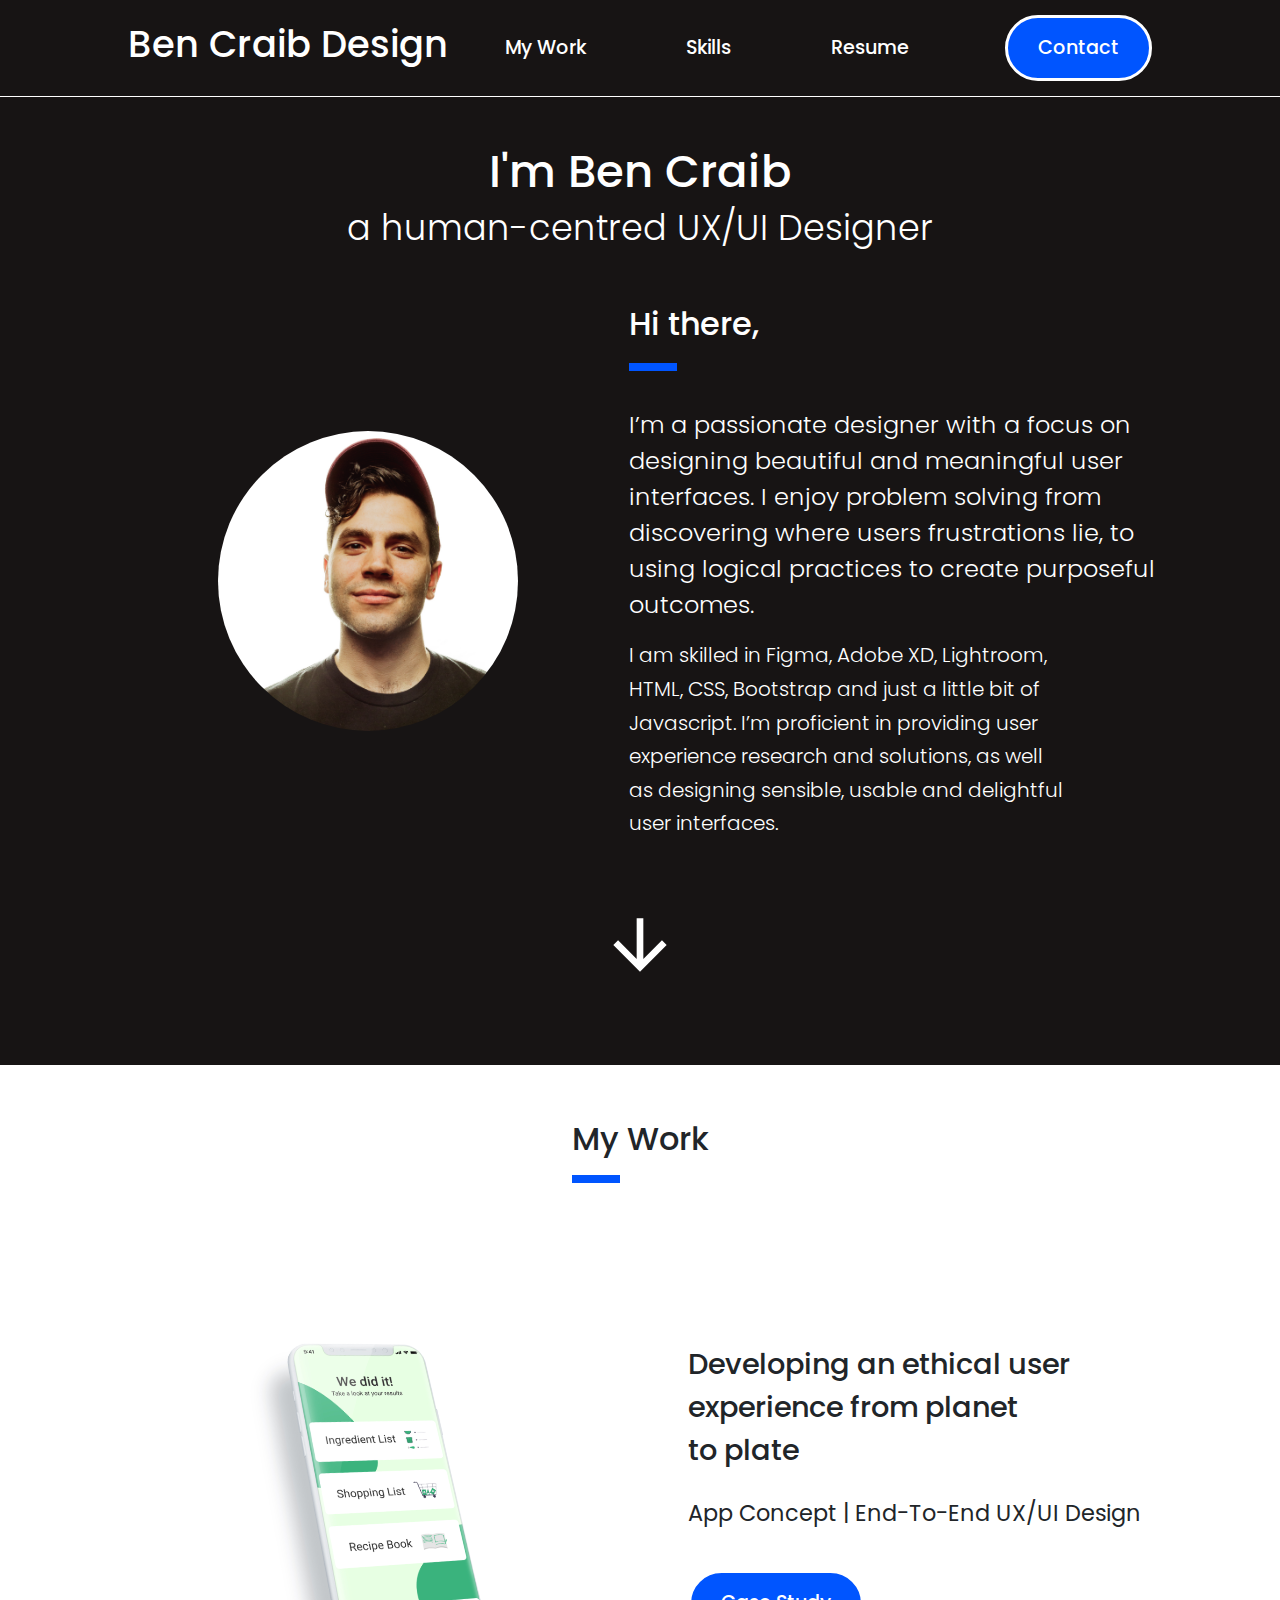
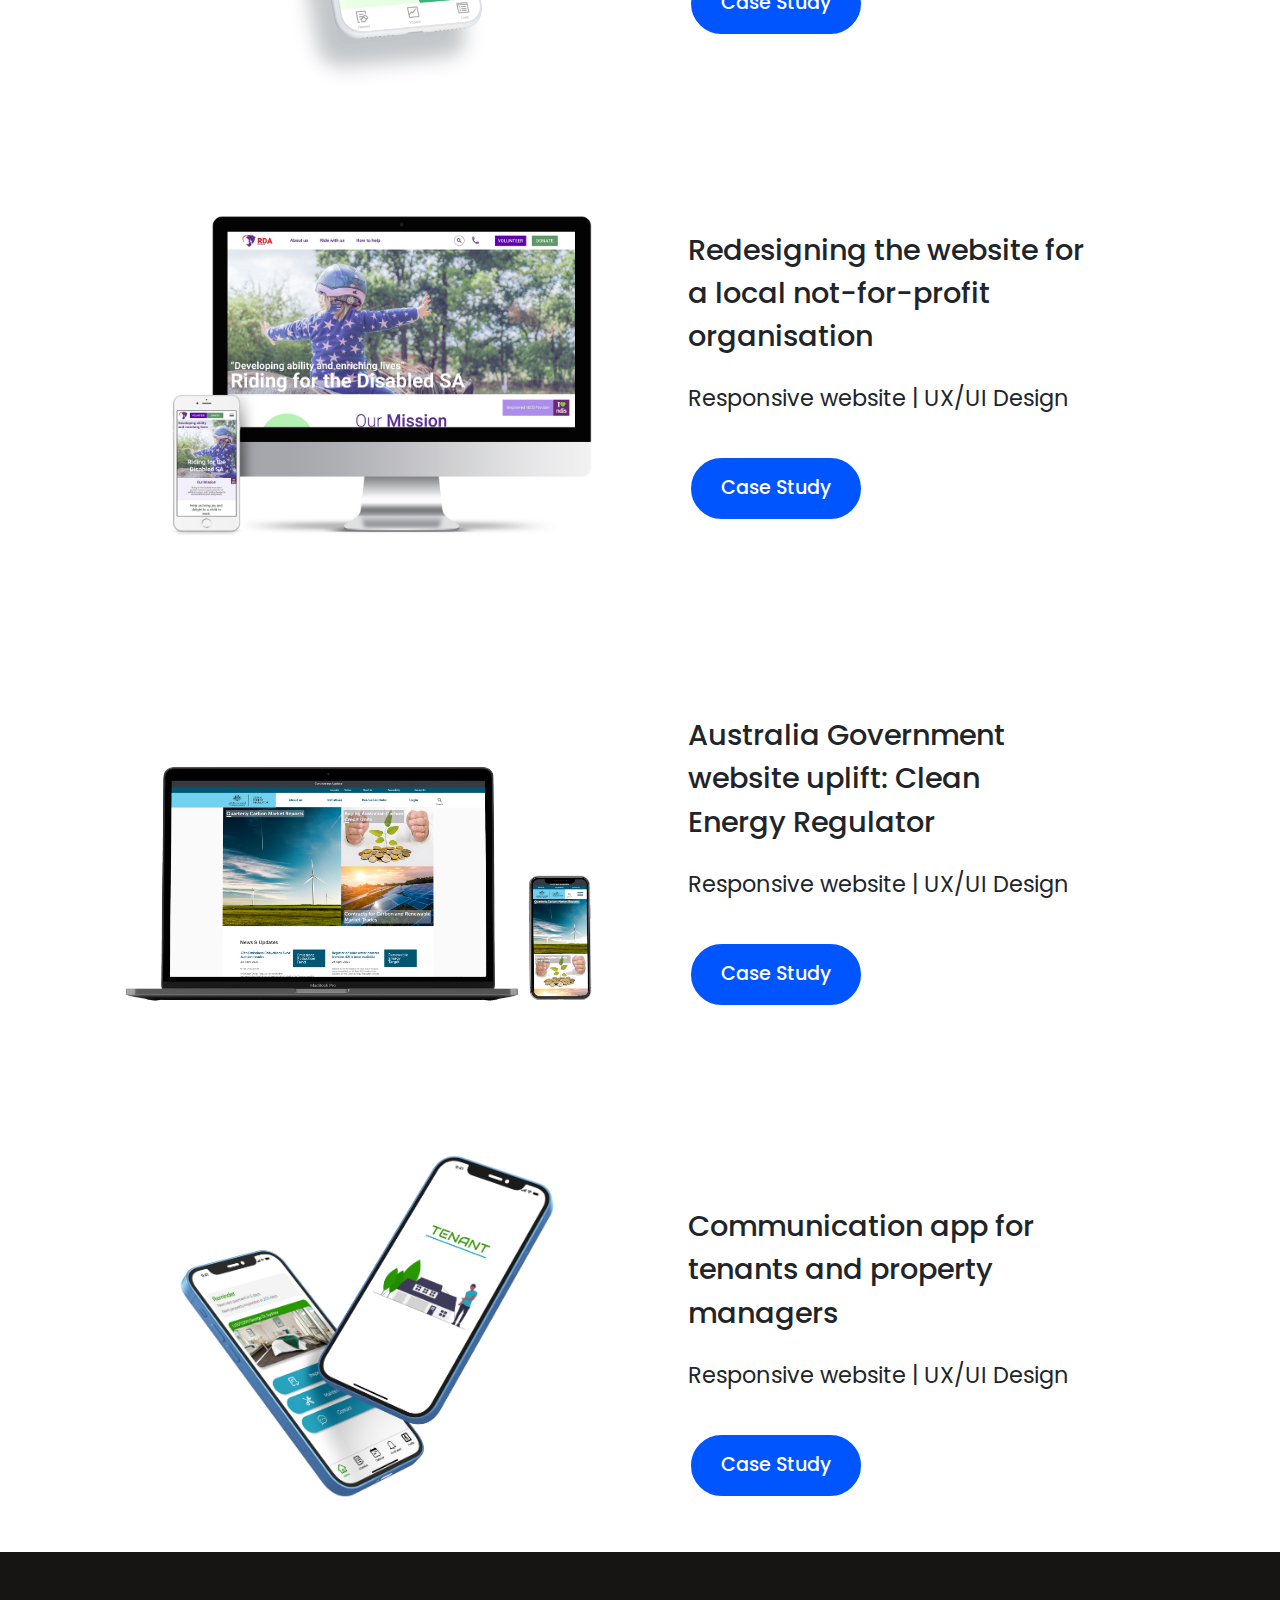
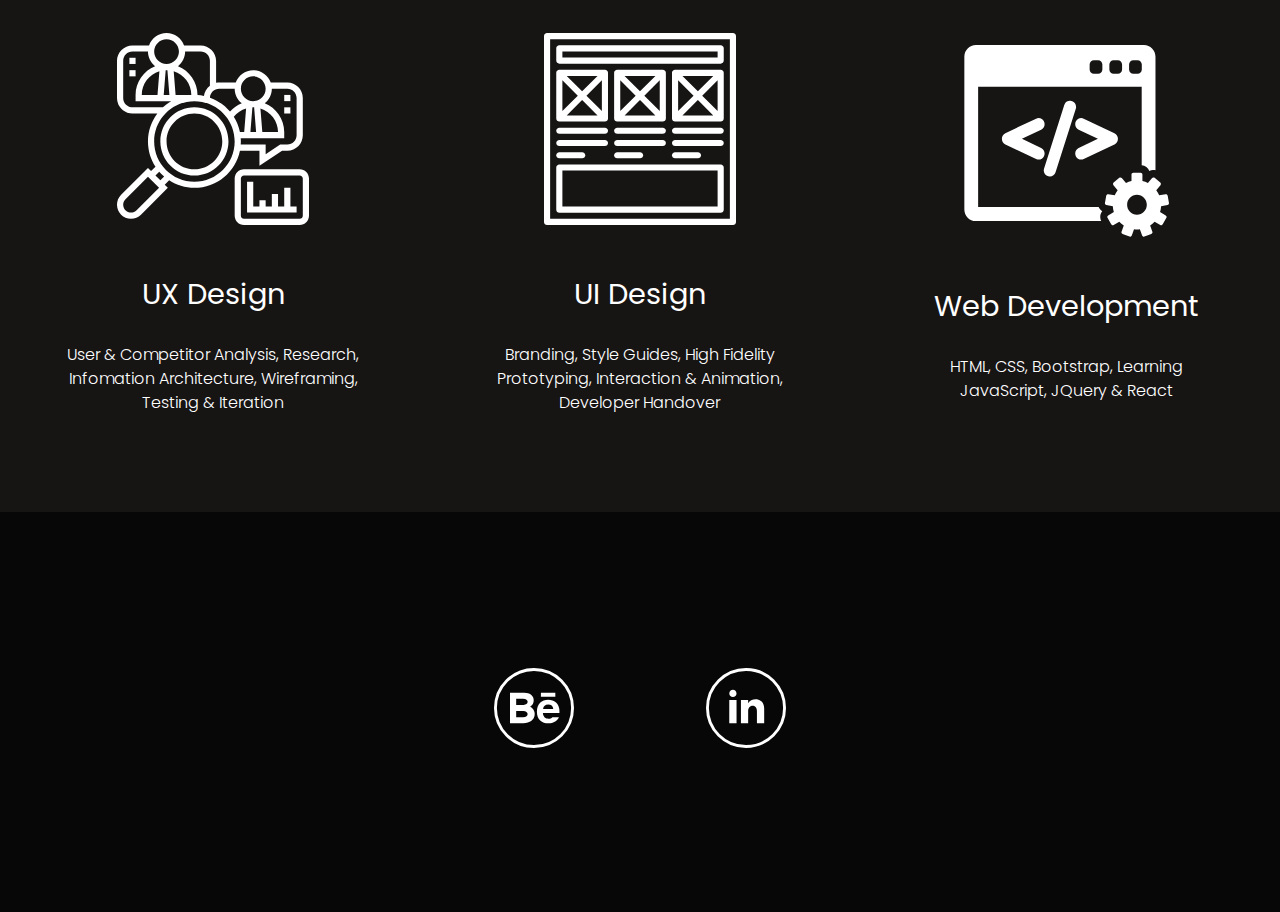
<file: index.html>
<!DOCTYPE html>
<html lang="en">
  <head>
    <meta charset="UTF-8" />
    <meta name="viewport" content="width=device-width, initial-scale=1.0" />
    <link
      rel="stylesheet"
      href="https://stackpath.bootstrapcdn.com/bootstrap/4.3.1/css/bootstrap.min.css"
      integrity="sha384-ggOyR0iXCbMQv3Xipma34MD+dH/1fQ784/j6cY/iJTQUOhcWr7x9JvoRxT2MZw1T"
      crossorigin="anonymous"
    />
    <link rel="stylesheet" href="./CSS/style.css" />
    <link
      href="https://fonts.googleapis.com/css2?family=Poppins:wght@500&display=swap"
      rel="stylesheet"
    />
    <link
      href="https://fonts.googleapis.com/css?family=Poppins:300,400,700"
      rel="stylesheet"
    />

    <!-- Global site tag (gtag.js) - Google Analytics -->
    <script
      async
      src="https://www.googletagmanager.com/gtag/js?id=G-EBPNK4CZN4"
    ></script>
    <script>
      window.dataLayer = window.dataLayer || [];
      function gtag() {
        dataLayer.push(arguments);
      }
      gtag("js", new Date());

      gtag("config", "G-EBPNK4CZN4");
    </script>

    <!-- Hotjar Tracking Code for https://bencraibdesign.com/ -->
    <script>
      (function (h, o, t, j, a, r) {
        h.hj =
          h.hj ||
          function () {
            (h.hj.q = h.hj.q || []).push(arguments);
          };
        h._hjSettings = { hjid: 2493642, hjsv: 6 };
        a = o.getElementsByTagName("head")[0];
        r = o.createElement("script");
        r.async = 1;
        r.src = t + h._hjSettings.hjid + j + h._hjSettings.hjsv;
        a.appendChild(r);
      })(window, document, "https://static.hotjar.com/c/hotjar-", ".js?sv=");
    </script>

    <title>Ben Craib Design</title>
  </head>

  <body>
    <header>
      <h3 class="logo">Ben Craib Design</h3>
      <nav>
        <ul class="nav-links">
          <li><a href="#mywork">My Work</a></li>
          <li><a href="#skills">Skills</a></li>
          <li><a href="./UX-UI CV BC.pdf">Resume</a></li>
        </ul>
      </nav>
      <a class="cta button-margin" href="mailto:bencraib@gmail.com"
        ><button>Contact</button></a
      >
    </header>

    <div class="container-fluid">
      <div class="row">
        <div
          class="cardContainer col-md-12 col-xs-12 d-flex flex-column text-xs-center align-items-xs-center justify-content-sm-center mt-md-5"
        >
          <!-- <div class="hero-header"> -->
          <h2 class="hero-h2">I'm Ben Craib</h2>
          <h2 class="hero-h3">a human-centred UX/UI Designer</h2>
          <!-- </div> -->
        </div>

        <div class="container-fluid">
          <div class="row">
            <!-- <div class="cardContainer col-lg-3 col-md-1 col-sm-12"></div> -->
            <div
              class="cardContainer col-xl-5 col-md-12 col-sm-12 col-xs-12 text-xs-center justify-content-sm-center d-flex avatar justify-content-xl-end align-items-sm-center mr-xl-5"
            >
              <div>
                <img
                  src="./Images/benny_avatar.jpg"
                  alt="Ben Craib Avatar"
                  id="avatar"
                />

                <!-- <a class="pulse-div" href="mailto:bencraib@gmail.com"
                  ><button id="zio">Let's chat</button></a
                > -->
              </div>
            </div>
            <div
              class="cardContainer col-xl-5 col-md-12 col-sm-12 col-xs-12 d-flex flex-column justify-content-sm-center text-sm-center text-xs-center align-items-sm-center text-xl-left align-items-xl-start p-5"
            >
              <h3 class="hi-there">Hi there,</h3>
              <div class="stub"></div>
              <br />
              <p id="regular">
                I’m a passionate designer with a focus on designing beautiful
                and meaningful user interfaces. I enjoy problem solving from
                discovering where users frustrations lie, to using logical
                practices to create purposeful outcomes. <br />
              </p>
              <p id="regular-second">
                I am skilled in Figma, Adobe XD, Lightroom, HTML, CSS,
                Bootstrap and just a little bit of Javascript. I’m proficient in providing user
                experience research and solutions, as well as designing
                sensible, usable and delightful user interfaces.
              </p>
              <!-- <button class="button-chat">Let's Chat</button> -->
            </div>
            <!-- <div class="cardContainer col-lg-3 col-md-1 col-sm-12"></div> -->
          </div>
        </div>
      </div>
      <div class="container-fluid arrow-container">
        <div class="column icon">
          <div
            class="cardContainer co-md-12 d-flex align-items-md-center justify-content-md-center text-xs-center arrow-container-inside"
          >
            <a href="#mywork"
              ><img
                class="down-arrow"
                src="./Images/arrow.svg"
                alt="down arrow"
            /></a>
          </div>
        </div>
      </div>
    </div>

    <section class="featured">
      <div class="my-work" id="mywork">
        My Work
        <div class="stub"></div>
      </div>

      <!-- LITELY CASE STUDY -->

      <div class="container-fluid">
        <div class="row">
          <div
            class="cardContainer col-xl-6 col-md-12 col-xs-12 d-flex justify-content-xl-end justify-content-sm-center justify-content-sm-center text-sm-center text-xs-center align-items-sm-center overflow-hidden"
          >
            <img
              class="litely-mockup"
              src="./Images/litely_iphone_x.jpg"
              alt="litely mockup"
            />
          </div>

          <div
            class="cardContainer col-xl-6 col-md-12 col-xs-12 d-flex flex-column justify-content-sm-center align-content-sm-center text-md-left text-sm-center text-xs-center align-items-xl-start text-sm-center text-xs-center align-items-sm-center pt-5 pb-5 pl-md-5"
          >
            <h2 class="case-header">
              Developing an ethical user <br />experience from planet <br />to
              plate
            </h2>
            <h3 class="case-type">App Concept | End-To-End UX/UI Design</h3>
            <a
              class="cta"
              href="https://www.behance.net/gallery/125020937/Litely-Developing-an-ethical-user-experience?"
              ><button>Case Study</button></a
            >
          </div>
        </div>
      </div>

      <!-- RDA SA CASE STUDY -->

      <div class="container-fluid pt-5 mt-5">
        <div class="row">
          <div
            class="cardContainer col-xl-6 col-md-12 col-xs-12 d-flex justify-content-xl-end justify-content-sm-center justify-content-sm-center text-sm-center text-xs-center align-items-sm-center pr-md-5"
          >
            <img
              class="rda-mockup"
              src="./Images/rda-sa.jpg"
              alt="charity mockup"
            />
          </div>

          <div
            class="cardContainer col-xl-6 col-md-12 col-xs-12 d-flex flex-column justify-content-sm-center align-content-sm-center text-md-left text-sm-center text-xs-center align-items-xl-start text-sm-center text-xs-center align-items-sm-center pt-5 pb-5 pl-md-5"
          >
            <h2 class="case-header">
              Redesigning the website for <br />a local not-for-profit
              <br />organisation
            </h2>
            <h3 class="case-type">Responsive website | UX/UI Design</h3>
            <a class="cta" href="./rda.html"><button>Case Study</button></a>
          </div>
        </div>
      </div>
      <div class="container-fluid pt-5 mt-5">
        <div class="row">
          <div
            class="cardContainer col-xl-6 col-md-12 col-xs-12 d-flex justify-content-xl-end justify-content-sm-center justify-content-sm-center text-sm-center text-xs-center align-items-sm-center pr-md-5 pt-5"
          >
            <img
              class="cer-mockup"
              src="./Images/CER.jpg"
              alt="charity mockup"
            />
          </div>

          <div
            class="cardContainer col-xl-6 col-md-12 col-xs-12 d-flex flex-column justify-content-sm-center align-content-sm-center text-md-left text-sm-center text-xs-center align-items-xl-start text-sm-center text-xs-center align-items-sm-center pt-5 pb-5 pl-md-5"
          >
            <h2 class="case-header">
              Australia Government<br />website uplift: Clean<br />Energy
              Regulator
            </h2>
            <h3 class="case-type">Responsive website | UX/UI Design</h3>
            <a class="cta" href="./cleanenergyregulator.html"
              ><button>Case Study</button></a
            >
          </div>
        </div>
      </div>
      <div class="container-fluid pt-5 mt-5">
        <div class="row">
          <div
            class="cardContainer col-xl-6 col-md-12 col-xs-12 d-flex justify-content-xl-end justify-content-sm-center justify-content-sm-center text-sm-center text-xs-center align-items-sm-center pr-md-5 data-tilt"
          >
            <img
              class="tennant-mockup mb-md-5"
              src="./Images/tennant.jpg"
              alt="charity mockup"
            />
          </div>

          <div
            class="cardContainer col-xl-6 col-md-12 col-xs-12 d-flex flex-column justify-content-sm-center align-content-sm-center text-md-left align-items-xl-start text-sm-center text-xs-center align-items-sm-center pt-5 pb-5 pl-md-5"
          >
            <h2 class="case-header">
              Communication app for<br />tenants and property<br />managers
            </h2>
            <h3 class="case-type">Responsive website | UX/UI Design</h3>
            <a
              class="cta"
              href="https://www.behance.net/gallery/117474273/UXUI-Bootcamp-Concept-%28Work-in-Progress%29"
              ><button>Case Study</button></a
            >
          </div>
        </div>
      </div>
    </section>

    <!--         
            <div class="featured-one">
                <div class="one-left">
                    <img src="./Images/rda-sa.jpg" alt="Charity Mockup" class="rda-mockup">
                </div>
                <div class="one-right">
                    <h2 class="case-header">Redesigning the website for <br>a local not-for-profit <br>organisation</h2>
                    <h3 class="case-type">Responsive website | UX/UI Design</h3>
                    <a class="cta" href="#"><button>Case Study</button></a>
                </div>
            </div>
            <div class="featured-one">
                <div class="one-left">
                    <img src="./Images/CER.jpg" alt="Government website mockup" class="cer-mockup">
                </div>
                <div class="one-right">
                    <h2 class="case-header">Australia Government <br>website uplift: Clean<br> Energy Regulator
                    <h3 class="case-type">Responsive website | UX/UI Design</h3>
                    <a class="cta" href="#"><button>Case Study</button></a>
                </div>
            </div>
            <div class="featured-one">
                <div class="one-left">
                    <img src="./Images/tennant.jpg" alt="Tennant app mockup" class="tennant-mockup">
                </div>
                <div class="one-right">
                    <h2 class="case-header">Communication app for<br> tenants and property <br>managers</h2>
                    <h3 class="case-type">App concept | UX Design</h3>
                    <a class="cta" href="#"><button>Case Study</button></a>
                </div>
            </div>
    </section> -->

    <div class="my-skills container-fluid" id="skills">
      <div class="row">
        <div
          class="cardContainer skills-container d-flex col-md-4 col-sm-12 d-flex flex-column justify-content-md-center justify-content-sm-center text-sm-center text-xs-center p-5"
        >
          <img
            src="./Images/ux.svg"
            alt="user experience logo"
            class="skills-logos"
          />
          <h2 class="case-header">UX Design</h2>
          <p>
            User & Competitor Analysis, Research, Infomation Architecture,
            Wireframing, Testing & Iteration
          </p>
        </div>

        <div
          class="cardContainer skills-container d-flex col-md-4 col-sm-12 d-flex flex-column justify-content-md-center justify-content-sm-center text-sm-center text-xs-center p-5"
        >
          <img
            src="./Images/ui.svg"
            alt="user interface logo"
            class="skills-logos"
          />
          <h2 class="case-header">UI Design</h2>
          <p>
            Branding, Style Guides, High Fidelity Prototyping, Interaction &
            Animation, Developer Handover
          </p>
        </div>

        <div
          class="cardContainer skills-container d-flex col-md-4 col-sm-12 d-flex flex-column justify-content-md-center justify-content-sm-center text-sm-center text-xs-center p-5"
        >
          <img
            src="./Images/we-development.svg"
            alt="web development logo"
            class="skills-logos"
          />
          <h2 class="case-header">Web Development</h2>
          <p>HTML, CSS, Bootstrap, Learning JavaScript, JQuery & React</p>
        </div>
      </div>
    </div>

    <button class="scrollToTopBtn">
      <img
        src="./Images/arrow_upward_white_24dp.svg"
        alt="arrow return to top"
        class="scrollToTop"
      />
    </button>

    <footer>
      <nav id="contact">
        <ul id="nav-links">
          <!-- <h2 class="footer-contact">Let's get in touch</h2>
          <li>
            <a href="mailto:bencraib@gmail.com">Email: BenCraib@gmail.com</a>
          </li>
          <li>
            <a href="#">Phone: 0423 409 138</a>
          </li> -->
          <li>
            <a href="https://www.behance.net/benjamincraib">
              <img
                class="social-logo-behance"
                src="./Images/behance-logo.svg"
                alt="behance logo"
                id="behance_logo"
            /></a>
          </li>
          <li>
            <a href="https://www.linkedin.com/in/benjamincraib/"
              ><img
                class="social-logo-linkedin"
                src="./Images/linkedin-logo.svg"
                alt="linkedin logo"
            /></a>
          </li>
        </ul>
      </nav>
    </footer>
    <script src="./JS/main.js"></script>
  </body>
</html>
</file>
<file: CSS/style.css>
* {
  box-sizing: border-box;
  margin: 0;
  padding: 0;
  font-family: "Poppins", sans-serif;
  list-style: none;
  transition: 320ms;
  text-decoration: none !important;
}
html {
  width: 100%;
  height: 100%;
  scroll-behavior: smooth;
}

html,
body {
  width: 100%;
  height: 100%;
  background-color: #171414;
  overscroll-behavior: none;
}
body {
  min-height: 100vw;
  display: flex;
  flex-direction: column;
}
.ln {
  border: solid 1px #424242;
}
:root {
  --h1: 2rem;
  --h2: 1.5rem;
  --body: 1.25rem;
  --primary: #171414;
  --accent: #fdc074;
  --primary-accent: #011f26;
}

header {
  background: #171414;
  display: flex;
  justify-content: flex-end;
  align-items: center;
  padding: 30px 10%;
  height: 97px;
  border-bottom: 1px solid #ffffff;
}
.logo {
  cursor: pointer;
  margin-right: auto;
  font-size: 2.3rem;
  color: #ffffff;
  font-weight: 500;
}

.nav-links {
  list-style: none;
  margin-top: 1rem;
}

.nav-links li {
  display: inline-block;
  padding: 0px 3rem;
}

.nav-links li a {
  transition: all 0.3 ease 0s;
  color: #ffffff;
  text-decoration: none;
  font-size: 1.2rem;
  font-weight: 500;
}

.nav-links li a:hover {
  color: #fdc074;
}

button {
  background-color: #0055ff;
  color: #ffffff;
  font-size: 1.2rem;
  font-weight: 500;
  border-radius: 50px;
  padding: 16px 30px;
  border: solid 3px #ffffff;
  cursor: pointer;
  /* margin-left: 3rem; */
}
.button-margin {
  margin-left: 3rem;
}

button:hover {
  background-color: #ffffff;
  color: #0055ff;
  border: solid 3px #0055ff;
  cursor: pointer;
}
.heroimg {
  display: flex;
  flex-direction: column;
  /* justify-content: center; */
  height: 1200px;
}
/* .hero-header {
    display: flex;
    flex-direction: column;
    align-content: center;
    justify-content: center;
    margin: 7.5rem;

} */
.all-content {
  display: flex;
  justify-content: center;
  flex-direction: row;
  justify-content: center;
  margin-bottom: 100%;
}
.content.left {
  display: flex;
  flex-direction: column;
  width: 960px;
  margin: 0 auto;
  margin-right: 3em;
}
.avatar-container {
  margin: 0 auto;
}
.content-right {
  display: flex;
  flex-direction: column;
  margin-left: 3em;
}
.hero-h2 {
  display: flex;
  text-align: center;
  color: #ffffff;
  font-size: 45px;
  font-weight: 500;
  justify-content: center;
  /* padding-top: 3rem; */
}
.hero-h3 {
  display: flex;
  text-align: left;
  color: #ffffff;
  font-size: 35px;
  font-weight: 300;
  justify-content: center;
  /* padding-bottom: 3rem; */
}

#avatar {
  width: 300px;
  border-radius: 100%;
  justify-content: center;
  align-self: center;
  display: inline-block;
}
/* .ben-craib,
.ux,
.based {
  color: #ffffff;
} */
/* .ben-craib {
  font-size: 28px;
  font-weight: 500;
}
.ux {
  font-size: 24px;
  font-weight: 500;
}
.based {
  font-size: 20px;
  font-weight: 500;
} */
.hi-there {
  color: #ffffff;
  font-size: 2rem;
  /* margin: 0 auto; */
  font-weight: 500;
}
.stub {
  background-color: #0055ff;
  height: 0.5rem;
  width: 3rem;
  margin: 12px 0px;
}
#regular {
  color: #ffffff;
  font-size: 1.5rem;
  width: 550px;
  font-weight: 300;
  display: inline-block;
  /* margin: 0 auto; */
}
#regular-second {
  color: #ffffff;
  font-size: 1.25rem;
  width: 550px;
  font-weight: 300;
  display: inline-block;
  line-height: 2.1rem;
  /* margin: 0 auto; */
  max-width: fit-content;
}
#download-button {
  display: inline-block;
}
.button-chat {
  font-size: 22px;
  width: 250px;
  font-weight: 500;
  color: #ffffff;
  background-color: #011f26;
  border: none;
  border-radius: 50px;
  padding: 28px 16px;
  text-decoration: none;
  /* align-self: center; */
  text-align: center;
  margin: 0 auto;
}
.button-resume:hover {
  color: #299ac7;
  background-color: #ffffff;
}
/* @-webkit-keyframes pulse {
    0% { -webkit-transform: scale(0.9); opacity: 0.7; }
    50% { -webkit-transform: scale(1); opacity: 1; }
    100% { -webkit-transform: scale(0.9); opacity: 0.7; }
}

@keyframes pulse {
    0% { transform: scale(0.9); opacity: 0.7; }
    50% { transform: scale(1); opacity: 1; }
    100% { transform: scale(0.9); opacity: 0.7; }
} */

/* @-webkit-keyframes pulse {
    0% { -webkit-transform: scale(1); opacity: 0.5; }
    50% { -webkit-transform: scale(1); opacity: 1; }
    100% { -webkit-transform: scale(1); opacity: 0.5; }
}

@keyframes pulse {
    0% { transform: scale(1); opacity: 0.5; }
    50% { transform: scale(1); opacity: 1; }
    100% { transform: scale(1); opacity: 0.5; }
} */

.pulse-div {
  display: flex;
  justify-content: center;
  align-items: center;
  text-decoration: none;
}
a {
  text-decoration: none;
}
#zio {
  color: #ffffff;
  border: solid 3px #ffffff;
  background-color: #fdc074;
  font-weight: 500;
  font-size: 1.2rem;
  padding: 16px 30px;
  margin-top: 1rem;
  border-radius: 50px;
  width: 250px;
  cursor: pointer;
  text-decoration: none;

  /* width: 200px;
    height: 200px; */
  /* background-color: #35D857; */
  /* border-radius: 100%; */
  /* margin: 20% auto; */

  -webkit-animation: pulse 3s infinite ease-in-out;
  -o-animation: pulse 3s infinite ease-in-out;
  -ms-animation: pulse 3s infinite ease-in-out;
  -moz-animation: pulse 3s infinite ease-in-out;
  animation: pulse 3s infinite ease-in-out;
}
#zio:hover {
  background-color: #ffffff;
  color: #fdc074;
  border: solid 3px #fdc074;
  text-decoration: none;
}

/* <!--AVAILABLE ANIMATION--!> */
.blob {
  background: #fdc074;
  border-radius: 50%;
  margin: 10px;
  height: 20px;
  width: 20px;

  box-shadow: 0 0 0 0 rgba(250, 250, 250, 1);
  transform: scale(1);
  animation: pulse 2s infinite;
}

@keyframes pulse {
  0% {
    transform: scale(0.95);
    box-shadow: 0 0 0 0 rgba(250, 250, 250, 7);
  }

  70% {
    transform: scale(1);
    box-shadow: 0 0 0 10px rgba(0, 0, 0, 0);
  }

  100% {
    transform: scale(0.95);
    box-shadow: 0 0 0 0 rgba(0, 0, 0, 0);
  }
}

.icon {
  display: flex;
  flex-direction: column;
  height: 10rem;
  width: 100%;
}

.down-arrow {
  margin: 0 auto;
  /* margin-top: 18rem; */
  height: 5rem;
  /* padding-left: 3.8rem; */

  transform: scale(1);
  animation: blinker 5s ease-in-out infinite;
}

@keyframes blinker {
  50% {
    opacity: 0;
  }
}

.featured {
  background-color: #ffffff;
  /* padding: 50px 300px; */
  height: fit-content;
  display: flex;
  flex-direction: column;
}
.my-work {
  margin: 0 auto;
  font-size: 2rem;
  font-weight: 500;
  padding: 50px;
  padding-bottom: 100px;
}
.featured-one {
  display: flex;
  flex-direction: row wrap;
  justify-content: center;
  margin-bottom: 8rem;
}
.litely-mockup {
  /* width: 100%; */
  height: 23rem;
  object-fit: contain;
  transform: rotate(40deg);
  overflow: hidden;
}
.litely-mockup:hover {
  transform: scale(110%) rotate(40deg);
}
.rda-mockup:hover,
.cer-mockup:hover,
.tennant-mockup:hover {
  transform: scale(110%);
}
.rda-mockup {
  /* width: 100%; */
  height: 20rem;
  object-fit: contain;
}
.rda-mockup:hover,
.cer-mockup:hover,
.tennant-mockup:hover {
  transform: scale(110%);
}
.cer-mockup {
  /* width: 100%; */
  height: 15rem;
  object-fit: contain;
}
.tennant-mockup {
  /* width: 100%; */
  height: 22rem;
  object-fit: contain;
  margin-right: 2rem;
}
/* .one-left {
    display: flex;
    flex-direction: row;
    width: 50%;
    margin-right: 2rem;
    max-height: 450px;
    max-width: 500px;
    justify-content: flex-end;
    margin-left: 7rem;
}
.one-right {
    display: flex;
    flex-direction: column;
    width: 50%;
    margin-left: 2rem;
    max-height: 450px;
    max-width: 500px;
    align-content: center;
    justify-content: center;
} */
.case-header {
  font-size: 1.8rem;
  font-weight: 500;
  line-height: 2.7rem;
  padding-bottom: 1.2rem;
  width: auto;
}
.skills-container p {
  font-size: 1rem;
  font-weight: 300;
  width: 300px;
}
.case-type {
  font-size: 1.4rem;
  font-weight: 400;
  padding-bottom: 2.2rem;
}
.skills-container {
  height: 35rem;
  align-items: center;
  color: #ffffff;
}
.skills-container h2 {
  font-weight: 400;
}
.skills-logos {
  height: 15rem;
  padding-bottom: 3rem;
  /* transition: 10ms; */
}
/* .skills-logos:hover {
  filter: brightness(0%) saturate(100%) invert(87%) sepia(61%) saturate(2389%)
    hue-rotate(306deg) brightness(103%) contrast(98%);
} */
footer {
  display: flex;
  flex-direction: row;
  align-items: center;
  justify-content: center;
  text-emphasis: center;
  background: #070707;
  min-height: 400px;
  margin-top: auto;
  padding-top: 7rem;
  padding-bottom: 7rem;
  text-align: center;
  overflow: hidden;
  width: 100%;
}
.footer-contact {
  padding-bottom: 2rem;
}
footer #nav-links li a img:hover {
  color: #011f26;
  fill: #299ac7;
}
#nav-links {
  list-style: none;
  margin: 0 auto;
}
#nav-links li {
  display: inline-block;
  padding: 1rem 3rem;
  /* border: 3px solid #011f26; */
  margin: 1rem;
  color: #011f26;
  overflow: hidden;
}
#nav-links li a {
  transition: all 0.3 ease 0s;
  color: #011f26;
  text-decoration: none;
}
#nav-links li a img {
  width: 5rem;
  height: auto;
}
.social-logo-linkedin:hover {
  filter: invert(35%) sepia(99%) saturate(5546%) hue-rotate(183deg)
    brightness(93%) contrast(89%);
  transform: scale(110%) /*rotate(-360deg) */;
}
.social-logo-behance:hover {
  filter: brightness(0%) saturate(100%) invert(15%) sepia(89%) saturate(6059%)
    hue-rotate(232deg) brightness(102%) contrast(104%);
  transform: scale(110%) /* rotate(360deg) */;
}
/* #behance_logo {
  width: 3.8rem !important;
  background-size: contain,.;
} */
/* @media only screen and (max-width: 1600px){
    .featured {
        padding: 50px 50px;
    }
} */

@media only screen and (max-width: 1200px) {
  header {
    padding: 1rem 1rem;
  }
  .hero-h2 {
    margin-top: 2rem;
  }
  .hero-h3 {
    margin-bottom: 2rem;
  }
}
@media only screen and (max-width: 1080px) {
}

@media only screen and (max-width: 1050px) {
  .nav-links {
    display: none;
  }
  .logo {
    font-size: 2rem;
  }
  header {
    padding: 1rem 3rem;
  }
  .my-work {
    display: flex;
    flex-direction: column;
    align-items: center;
  }

  @media only screen and (max-width: 580px) {
    header {
      padding: 1rem 0.7rem;
    }
    .logo {
      font-size: 1.5rem;
    }
    button {
      background-color: #0055ff;
      color: #ffffff;
      font-size: 1rem;
      font-weight: 500;
      border-radius: 50px;
      padding: 10px 20px;
      border: solid 3px #0055ff;
      cursor: pointer;
      /* margin-left: 3rem; */
    }
    #avatar {
      width: 200px;
    }
    #zio {
      width: 200px;
      font-size: 1rem;
      padding: 10px 20px;
    }
    .hero-xs {
      padding: 0;
      margin: 0;
    }
    .hero-h2 {
      display: flex;
      text-align: center;
      flex-wrap: wrap;
      color: #ffffff;
      font-size: 2rem;
      font-weight: 500;
      justify-content: center;
      padding-top: 3rem;
    }
    .hero-h3 {
      display: flex;
      text-align: center;
      flex-wrap: wrap;
      color: #ffffff;
      font-size: 1.6rem;
      font-weight: 300;
      justify-content: center;
      padding-bottom: 0rem;
      margin-bottom: 3rem;
    }
    .hi-there {
      font-size: 1.6rem;
    }
    .arrow-container-inside {
      height: 2rem;
    }
    #regular {
      max-width: fit-content;
    }
    .rda-mockup {
      /* width: 100%; */
      height: 18rem;
      object-fit: contain;
      padding-left: 1.5rem;
      margin: 0;
    }
    .cer-mockup {
      /* width: 100%; */
      height: 14rem;
      object-fit: contain;
      padding-left: 0.5rem;
    }
    .tennant-mockup {
      /* width: 100%; */
      height: 22rem;
      object-fit: contain;
      /* margin-right: 2rem; */
      margin-left: 2rem;
    }
    .col-xs-12 {
      width: 100%;
    }
    .text-xs-center {
      text-align: center;
      align-items: center;
      justify-content: center;
    }
  }
  .skills-container {
    height: auto;
  }
}
.scrollToTopBtn {
  display: flex;
  justify-content: center;
  background-color: #0055ff;
  border: solid #ffffff 3px;
  border-radius: 50%;
  color: white;
  cursor: pointer;
  font-size: 16px;
  line-height: 48px;
  width: 50px;

  /* place it at the bottom right corner */
  position: fixed;
  bottom: 30px;
  right: 30px;
  /* keep it at the top of everything else */
  z-index: 100;
  /* hide with opacity */
  opacity: 0;
  /* also add a translate effect */
  transform: translateY(100px);
  /* and a transition */
  transition: all 0.5s ease;
}

.scrollToTopBtn:hover {
  transform: scale(110%);
  background-color: #0055ff;
  color: #ffffff;
  border: solid #ffffff 3px;
}

.showBtn {
  opacity: 1;
  transform: translateY(0);
}
@media only screen and (max-width: 460px) {
  .rda-mockup {
    /* width: 100%; */
    height: 17rem;
    object-fit: contain;
    padding-left: 1.5rem;
    margin: 0;
  }
  .cer-mockup {
    /* width: 100%; */
    height: 12rem;
    object-fit: contain;
    padding-left: 0.5rem;
  }
  .tennant-mockup {
    /* width: 100%; */
    height: 20rem;
    object-fit: contain;
    /* margin-right: 2rem; */
    margin-left: 2rem;
  }
  .case-header {
    font-size: 1.6rem;
  }
}

/* CASE STUDIES */

/* REGULATOR  */
.cer-background {
  background-color: #005773;
}
.cer-background-alt {
  background-color: #ffffff;
}
.body-CER {
  width: 100%;
  height: 100%;
  background-color: #005773;
  overscroll-behavior: none;
  min-height: 100vh;
  display: flex;
  flex-direction: column;
}
.case-study-hero-container {
  padding: 0 10%;
  background-color: #005773;
}
.hero-h2-cer {
  display: flex;
  text-align: center;
  color: #ffffff;
  font-size: 3rem;
  font-weight: 500;
  justify-content: center;
  /* padding-top: 3rem; */
}
.hero-h3-cer {
  display: flex;
  text-align: left;
  color: #ffffff;
  font-size: 2rem;
  font-weight: 300;
  justify-content: center;
  /* padding-bottom: 3rem; */
}
.section-line {
  display: inline-block;
  background-color: #c8ea57;
  height: 2px;
  width: 80vw;
  margin: 0 auto;
}
.section-line-bottom {
  display: inline-block;
  background-color: #c8ea57;
  height: 2px;
  width: 80vw;
  margin: 0 auto;
}
.timeline-container {
  color: #ffffff;
}
.timeline-container p {
  font-size: 1.2rem;
  font-weight: 300;
}
.cer-case-header {
  font-size: 1.8rem;
  font-weight: 500;
  line-height: 2rem;
  width: auto;
}
.problem-solution-header {
  padding-top: 2rem;
}
.problem-solution-header,
p {
  color: #ffffff;
}
.problem-solution-header + p {
  font-weight: 300;
  line-height: 1.8rem;
  margin-bottom: 4rem;
  width: 85%;
}
.cer-header-mockup {
  width: 100vw;
}
.research-cer {
  background: #005773;
  padding: 0 10%;
}
.research-cer-alt {
  background: #ffffff;
  padding: 0 10%;
}
.stub-cer {
  background-color: #c8ea57;
  height: 0.3rem;
  width: 3rem;
  margin-bottom: 1rem;
}
.h3-cer {
  display: flex;
  text-align: left;
  color: #ffffff;
  font-size: 2rem;
  font-weight: 300;
  justify-content: start;
}
.h3-cer + p {
  width: 80%;
}
.analysis-image {
  width: 90%;
  padding: 3rem 1rem;
}
.p-alt {
  color: #005773;
}
.text-alt {
  color: #005773;
}
/* CASE STUDY MEDIA QUERIES  */
@media only screen and (max-width: 760px) {
  .hero-h2-cer {
    font-size: 2.5rem;
    margin-top: 3rem;
    margin-bottom: 1rem;
  }
  .hero-h3-cer {
    font-size: 1.8rem;
  }
  .cer-case-header {
    padding-bottom: 0;
    font-size: 1.4rem;
  }
  .cer-case-header p {
    padding-bottom: 4rem;
  }
  .timeline-container p {
    font-size: 1rem;
    font-weight: 300;
    padding-bottom: 1rem;
  }
  .section-line {
    margin-bottom: 3rem;
  }
  .section-line-bottom {
    margin-top: 2rem;
  }
  .problem-solution-header {
    margin: 1rem 0;
    padding-bottom: 0;
  }
  .problem-solution-header + p {
    margin-bottom: 2rem;
  }
  .h3-cer {
    margin-top: 10%;
    margin-left: 10%;
  }
  .h3-cer + p {
    /* text-align: center;
    justify-content: center; */
    margin-left: 10%;
  }
  .analysis-image {
    width: 100%;
    padding: 1rem;
  }
}
</file>
